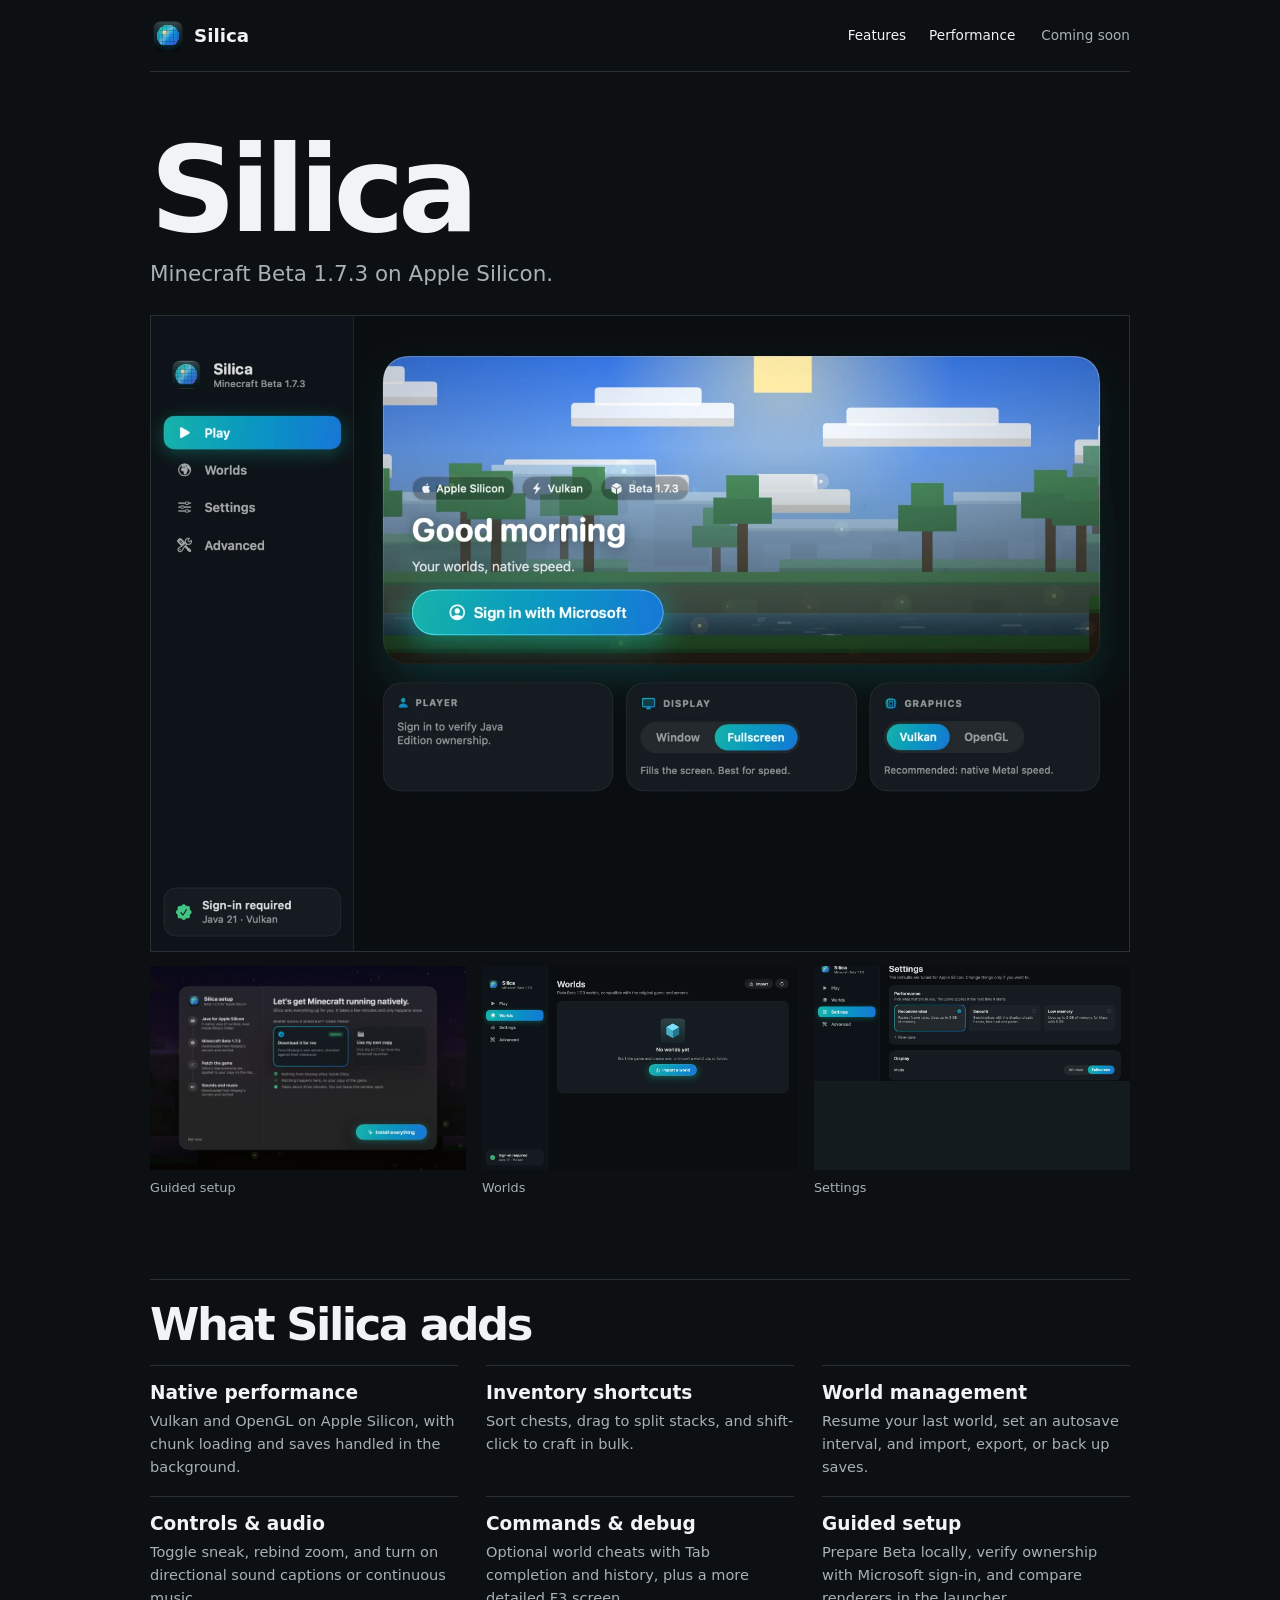
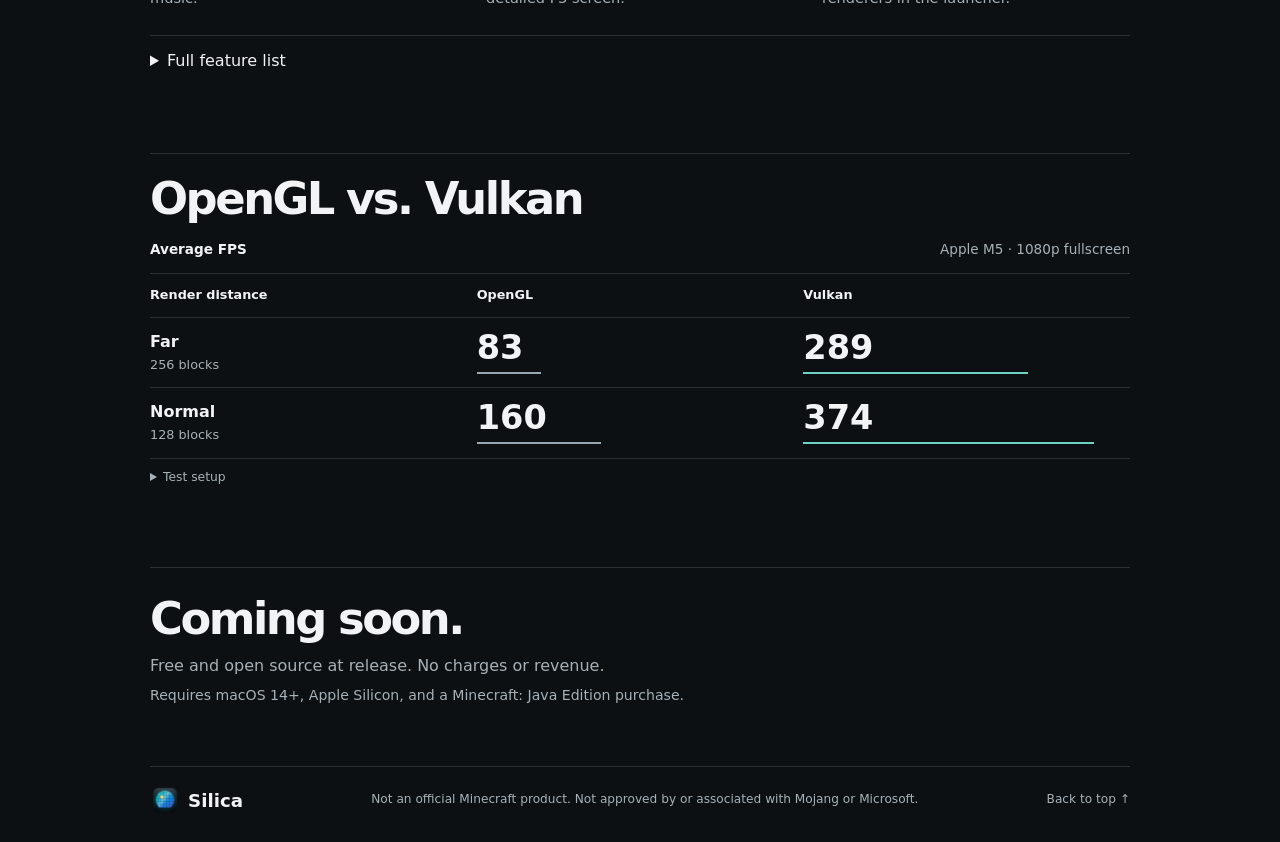
<file: index.html>
<!doctype html>
<html lang="en">
<head>
  <meta charset="utf-8">
  <meta name="viewport" content="width=device-width, initial-scale=1">
  <meta name="theme-color" content="#0c1013">
  <meta name="description" content="Silica brings Minecraft Beta 1.7.3 to Apple Silicon with native rendering and built-in quality-of-life features. Free and open source at release.">
  <title>Silica — Minecraft Beta 1.7.3 on Apple Silicon</title>
  <link rel="icon" href="assets/icon.png">
  <link rel="stylesheet" href="silica.css">
</head>
<body>
  <a class="skip" href="#main">Skip to content</a>
  <header class="masthead">
    <div class="wrap nav">
      <a class="brand" href="#main"><img src="assets/icon.png" width="36" height="36" alt=""><span>Silica</span></a>
      <nav aria-label="Main navigation">
        <a href="#features">Features</a>
        <a href="#performance">Performance</a>
      </nav>
      <a class="release-link" href="#release">Coming soon</a>
    </div>
  </header>
  <main id="main">
    <section class="wrap hero" id="launcher" aria-labelledby="headline">
      <h1 id="headline">Silica</h1>
      <p class="intro">Minecraft Beta 1.7.3 on Apple Silicon.</p>
      <figure class="hero-shot">
        <a href="assets/play.webp"><img src="assets/play.webp" width="1650" height="1070" alt="Silica’s Play screen, with its illustrated landscape, Microsoft sign-in, and display and renderer controls" fetchpriority="high"></a>
      </figure>
      <div class="gallery" aria-label="More launcher screenshots">
        <figure><a href="assets/launcher.webp"><img src="assets/launcher.webp" loading="lazy" alt="The guided setup wizard"></a><figcaption>Guided setup</figcaption></figure>
        <figure><a href="assets/worlds.webp"><img src="assets/worlds.webp" loading="lazy" alt="The Worlds page with its import controls"></a><figcaption>Worlds</figcaption></figure>
        <figure><a href="assets/settings.webp"><img src="assets/settings.webp" loading="lazy" alt="Launcher Settings showing performance presets and fullscreen controls"></a><figcaption>Settings</figcaption></figure>
      </div>
    </section>

    <section class="section wrap" id="features" aria-labelledby="features-title">
      <div class="section-head">
        <h2 id="features-title">What Silica adds</h2>
      </div>
      <ul class="feature-highlights">
        <li><h3>Native performance</h3><p>Vulkan and OpenGL on Apple Silicon, with chunk loading and saves handled in the background.</p></li>
        <li><h3>Inventory shortcuts</h3><p>Sort chests, drag to split stacks, and shift-click to craft in bulk.</p></li>
        <li><h3>World management</h3><p>Resume your last world, set an autosave interval, and import, export, or back up saves.</p></li>
        <li><h3>Controls &amp; audio</h3><p>Toggle sneak, rebind zoom, and turn on directional sound captions or continuous music.</p></li>
        <li><h3>Commands &amp; debug</h3><p>Optional world cheats with Tab completion and history, plus a more detailed F3 screen.</p></li>
        <li><h3>Guided setup</h3><p>Prepare Beta locally, verify ownership with Microsoft sign-in, and compare renderers in the launcher.</p></li>
      </ul>
      <details class="feature-details">
        <summary>Full feature list</summary>
        <div class="features">
            <article><h3>Performance &amp; display</h3><ul>
              <li>Native ARM64 Java 21 and modern macOS windowing.</li>
              <li>Vulkan through MoltenVK, with an OpenGL option.</li>
              <li>Background chunk meshing, terrain prefetch, and chunk saves.</li>
              <li>Fullscreen that survives app switching, window sizing, VSync, an FPS cap, and an FPS counter.</li>
              <li>Field-of-view slider and GUI scaling up to 4×.</li>
            </ul></article>
            <article><h3>Inventory &amp; crafting</h3><ul>
              <li>Drag to spread or collect items across slots.</li>
              <li>Number keys swap items into the hotbar.</li>
              <li>Q drops one item. Ctrl+Q drops a stack.</li>
              <li>Shift-double-click moves matching stacks. Scroll to move one item.</li>
              <li>Inventory and chest sorting, durability tooltips, and bulk shift-crafting.</li>
              <li>Middle-click picks the block from your inventory.</li>
            </ul></article>
            <article><h3>Worlds &amp; saves</h3><ul>
              <li>Resume the last world from the game’s title screen.</li>
              <li>View seeds and sort worlds by name or last played.</li>
              <li>Choose an autosave interval and keep rotating world backups.</li>
              <li>Import, export, or back up worlds in the launcher.</li>
              <li>Set your respawn point by using a bed without sleeping.</li>
            </ul></article>
            <article><h3>Controls, sound &amp; accessibility</h3><ul>
              <li>Toggle Sneak, a rebindable zoom key, and sensitivity shown as a percentage.</li>
              <li>Mouse inversion and sensitivity live in Controls.</li>
              <li>Master, music, effects, and ambient volume controls with audio levels tuned against Beta.</li>
              <li>Optional continuous music and directional sound captions.</li>
              <li>Mouse and movement input fixes when opening and closing menus.</li>
            </ul></article>
            <article><h3>Commands &amp; debug</h3><ul>
              <li>Optional per-world cheats for <code>/help</code>, <code>/seed</code>, <code>/time</code>, <code>/give</code>, and <code>/weather</code>.</li>
              <li>Command list, suggestions with Tab completion, and Up/Down history that resets when you start a world.</li>
              <li>Expanded F3 with coordinates, facing, biome, light, targeted block, and time.</li>
            </ul></article>
            <article><h3>Launcher &amp; setup</h3><ul>
              <li>Guided installation restores the original sounds and prepares the game locally.</li>
              <li>Microsoft sign-in and Java Edition ownership verification before play.</li>
              <li>Performance presets and controls for memory, renderer, and worker threads.</li>
              <li>Renderer benchmarks with a cancellable countdown, per-distance results, and side-by-side comparisons.</li>
              <li>Game logs and crash hints in the launcher.</li>
            </ul></article>
        </div>
        <figure class="game">
          <a href="assets/beta-world.webp"><img src="assets/beta-world.webp" width="1520" height="855" alt="Minecraft Beta landscape with grassy hills, a snowy ridge, and pools of water" loading="lazy"></a>
          <figcaption>In-game capture · Vulkan · Far render distance</figcaption>
        </figure>
      </details>
    </section>

    <section class="section wrap" id="performance" aria-labelledby="performance-title">
      <div class="section-head">
        <h2 id="performance-title">OpenGL vs. Vulkan</h2>
      </div>
      <div class="bench">
        <div class="bench-top"><strong>Average FPS</strong><span>Apple M5 · 1080p fullscreen</span></div>
        <table>
          <thead><tr><th scope="col">Render distance</th><th scope="col">OpenGL</th><th scope="col">Vulkan</th></tr></thead>
          <tbody>
            <tr><th scope="row">Far <small>256 blocks</small></th><td><b>83</b><span class="bar gl" style="--value:20.75%"></span></td><td><b>289</b><span class="bar vk" style="--value:72.28%"></span></td></tr>
            <tr><th scope="row">Normal <small>128 blocks</small></th><td><b>160</b><span class="bar gl" style="--value:40%"></span></td><td><b>374</b><span class="bar vk" style="--value:93.5%"></span></td></tr>
          </tbody>
        </table>
        <details class="method"><summary>Test setup</summary><p>One run per renderer and distance on Nov 12, 2026. Fixed camera path and seed (1337), 10 s warm-up, 20 s measured. FPS rounded to whole frames.</p></details>
      </div>
    </section>

    <section class="wrap release" id="release" aria-labelledby="release-title">
      <div>
        <h2 id="release-title">Coming soon.</h2>
        <p>Free and open source at release. No charges or revenue.</p>
        <p class="requirements">Requires macOS 14+, Apple Silicon, and a Minecraft: Java Edition purchase.</p>
      </div>
    </section>
  </main>
  <footer class="wrap footer">
    <span class="brand"><img src="assets/icon.png" width="30" height="30" alt="">Silica</span>
    <p>Not an official Minecraft product. Not approved by or associated with Mojang or Microsoft.</p>
    <a href="#main">Back to top ↑</a>
  </footer>
</body>
</html>
</file>
<file: silica.css>
:root {
  color-scheme: dark;
  --paper: #0c1013;
  --ink: #f1f3f4;
  --muted: #a7b1b7;
  --rule: #293137;
  --accent: #6ed2c2;
  --body: -apple-system, BlinkMacSystemFont, system-ui, sans-serif;
  --display: ui-rounded, "SF Pro Rounded", -apple-system, BlinkMacSystemFont, system-ui, sans-serif;
}
*, *::before, *::after { box-sizing: border-box; }
body { margin: 0; background: var(--paper); color: var(--ink); font: 16px/1.6 var(--body); }
h1, h2, h3, p, figure { margin: 0; }
h1, h2, h3, .brand { font-family: var(--display); }
h1, h2 { letter-spacing: -.055em; line-height: 1; }
h1 { font-size: clamp(4rem, 11vw, 7.5rem); font-weight: 760; }
h2 { font-size: clamp(1.9rem, 4vw, 2.8rem); font-weight: 720; }
h3 { font-size: 1.16rem; line-height: 1.25; }
a { color: inherit; text-decoration: none; }
a:hover { color: var(--accent); text-decoration: underline; text-underline-offset: 4px; }
a:focus-visible { outline: 2px solid var(--accent); outline-offset: 5px; }
img { display: block; max-width: 100%; height: auto; }
.wrap { width: min(980px, calc(100% - 80px)); margin-inline: auto; }
.skip { position: fixed; z-index: 1; left: 16px; top: 12px; padding: 8px 12px; background: var(--paper); transform: translateY(-180%); }
.skip:focus { transform: none; }
.nav { display: flex; min-height: 72px; align-items: center; gap: 26px; border-bottom: 1px solid var(--rule); }
.brand { display: inline-flex; align-items: center; gap: 8px; font-size: 1.14rem; font-weight: 730; }
.nav nav { display: flex; gap: 23px; margin-left: auto; }
.nav nav, .release-link { font-size: .85rem; }
.release-link { white-space: nowrap; color: var(--muted); }
.hero { padding-top: clamp(32px, 5vw, 58px); }
.intro { margin-top: 7px; color: var(--muted); font-size: clamp(1.04rem, 2.1vw, 1.34rem); }
.hero-shot { margin-top: 24px; border: 1px solid var(--rule); }
figure a { display: block; overflow: hidden; background: #141b1f; }
figure a img { width: 100%; }
figcaption { padding-top: 8px; color: var(--muted); font-size: .8rem; }
.gallery { display: grid; grid-template-columns: repeat(3, minmax(0, 1fr)); gap: 16px; margin-top: 14px; }
.gallery a { aspect-ratio: 1080 / 700; }
.gallery img { height: 100%; object-fit: contain; object-position: top; }
.section, .game, .release { margin-top: clamp(45px, 7vw, 80px); scroll-margin-top: 26px; }
.section, .release { border-top: 1px solid var(--rule); padding-top: 23px; }
.section-head { margin-bottom: 17px; }
.release p { color: var(--muted); }
.feature-highlights {
  display: grid;
  grid-template-columns: repeat(3, minmax(0, 1fr));
  column-gap: 28px;
  list-style: none;
  margin: 0;
  padding: 0;
}
.feature-highlights li { border-top: 1px solid var(--rule); padding: 15px 0 17px; }
.feature-highlights p { margin-top: 5px; color: var(--muted); font-size: .91rem; }
.requirements { margin-top: 5px; font-size: .88rem; }
summary { cursor: pointer; width: fit-content; }
summary:hover { color: var(--accent); }
summary:focus-visible { outline: 2px solid var(--accent); outline-offset: 4px; }
.method p { margin-top: 6px; }
.feature-details { margin-top: 8px; border-top: 1px solid var(--rule); padding-top: 12px; }
.feature-details[open] summary { margin-bottom: 16px; }
.feature-details .game { margin-top: 20px; }
.bench-top { display: flex; flex-wrap: wrap; justify-content: space-between; gap: 4px 20px; font-size: .85rem; padding-bottom: 12px; }
.bench-top span, .method, tbody small { color: var(--muted); }
table { width: 100%; border-collapse: collapse; table-layout: fixed; }
th, td { padding: 11px 16px 12px 0; border-top: 1px solid var(--rule); text-align: left; }
thead th, tbody small { font-size: .8rem; }
tbody th small { display: block; font-weight: 450; }
td b { font-size: clamp(1.5rem, 3vw, 2.1rem); font-variant-numeric: tabular-nums; font-weight: 650; line-height: 1; }
.bar { display: block; width: var(--value); height: 2px; margin-top: 5px; }
.bar.gl { background: #9ba8af; }
.bar.vk { background: var(--accent); }
.method { border-top: 1px solid var(--rule); padding-top: 9px; font-size: .77rem; }
.game img { aspect-ratio: 2.2; object-fit: cover; }
.features { display: grid; grid-template-columns: repeat(2, minmax(0, 1fr)); column-gap: 40px; }
.features article { border-top: 1px solid var(--rule); padding: 17px 0 19px; }
.features ul { padding-left: 17px; margin: 8px 0 0; color: var(--muted); font-size: .91rem; }
.features li { margin-bottom: 3px; }
code { font: .88em ui-monospace, monospace; color: var(--ink); }
.release h2 { margin: 6px 0 11px; }
.footer { display: flex; gap: 20px; align-items: center; justify-content: space-between; margin-top: 60px; padding-block: 18px 27px; border-top: 1px solid var(--rule); }
.footer p, .footer > a { color: var(--muted); font-size: .76rem; }
.footer > a { white-space: nowrap; }
@media (prefers-reduced-motion: no-preference) {
  .hero h1, .hero .intro, .hero-shot { animation: arrive .5s ease-out both; }
  .hero .intro { animation-delay: 70ms; }
  .hero-shot { animation-delay: 110ms; }
  @keyframes arrive { from { opacity: 0; transform: translateY(8px); } to { opacity: 1; transform: none; } }
  figure a img { transition: opacity .18s ease; }
  figure a:hover img { opacity: .9; }
}
@media (max-width: 650px) {
  .wrap { width: calc(100% - 36px); }
  .nav { flex-wrap: wrap; gap: 8px 16px; padding-block: 10px; }
  .nav nav { order: 1; width: 100%; margin-left: 0; }
  .release-link { margin-left: auto; }
  .feature-highlights { grid-template-columns: repeat(2, minmax(0, 1fr)); column-gap: 18px; }
  .features { grid-template-columns: 1fr; }
  .gallery { gap: 7px; }
  figcaption { font-size: .73rem; }
  .footer { flex-wrap: wrap; }
  .footer p { order: 1; width: 100%; }
}

@media (max-width: 420px) {
  .feature-highlights { grid-template-columns: 1fr; }
}
</file>
